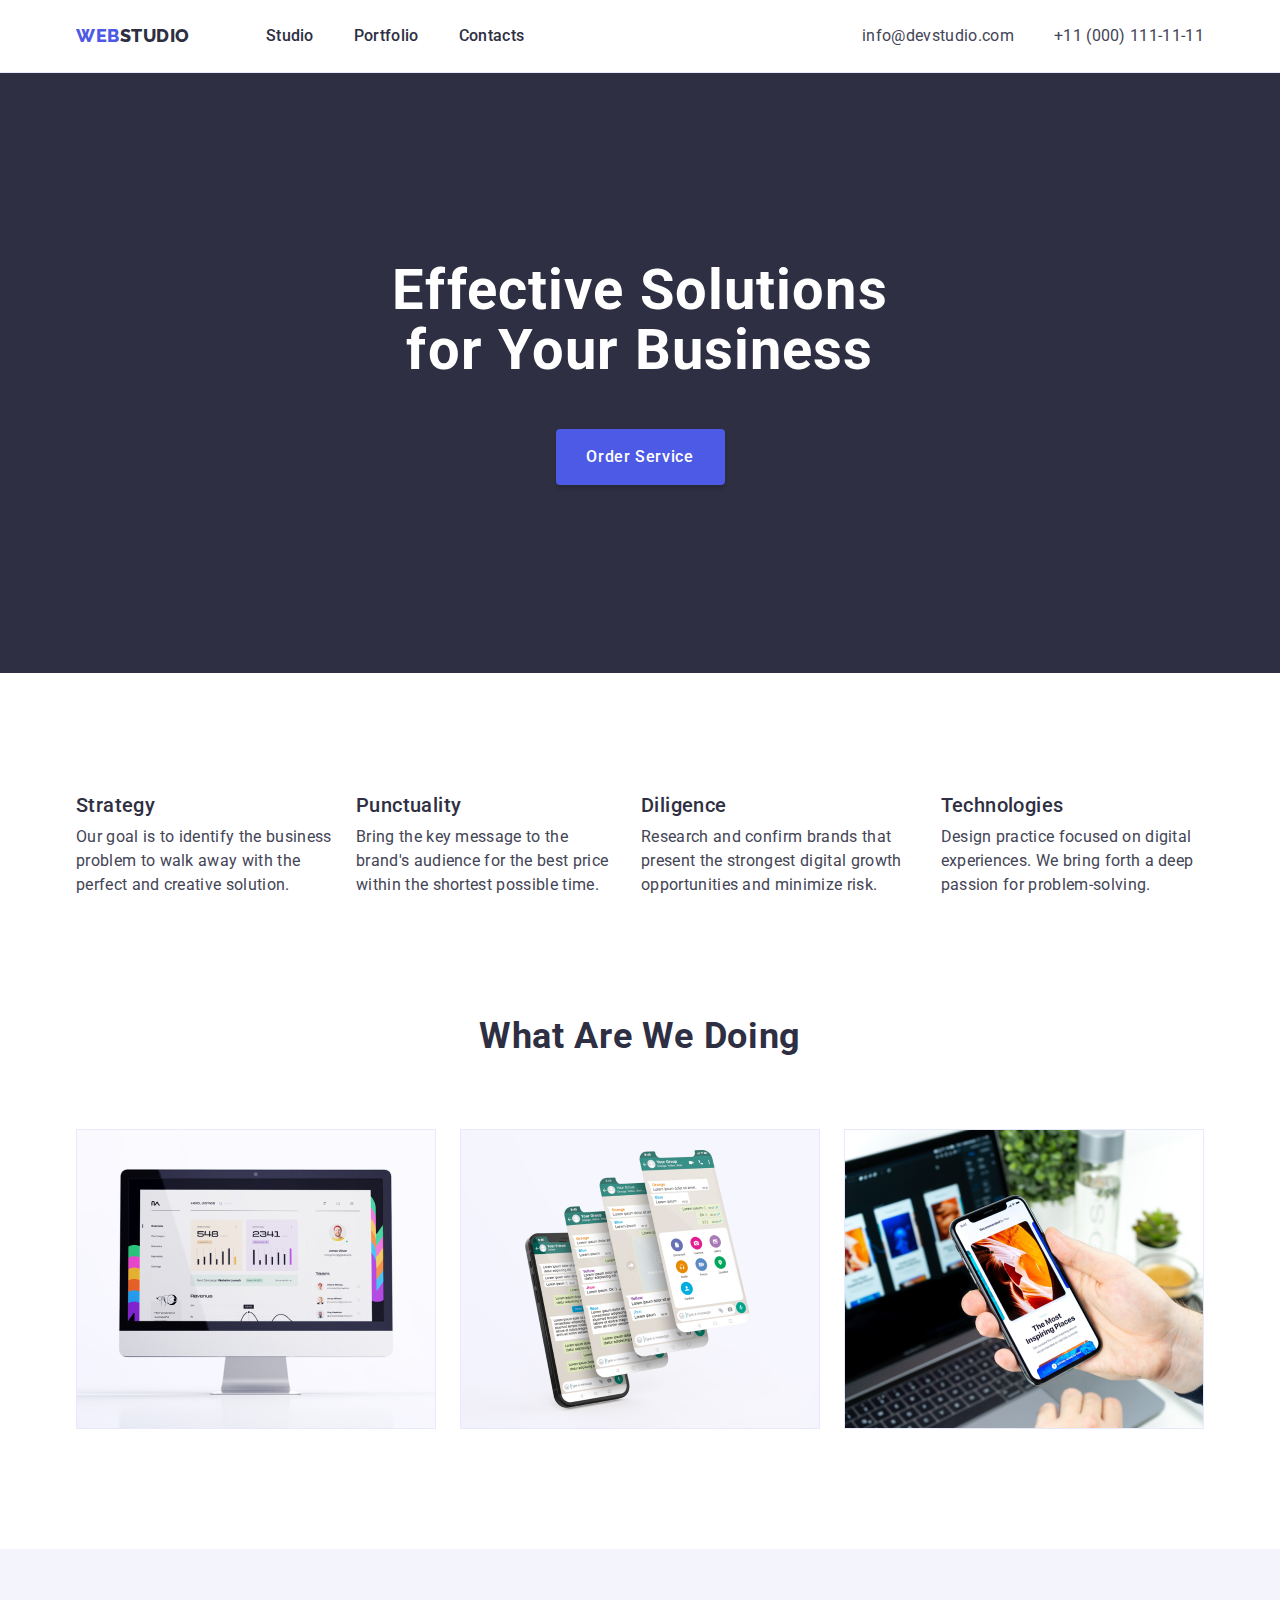
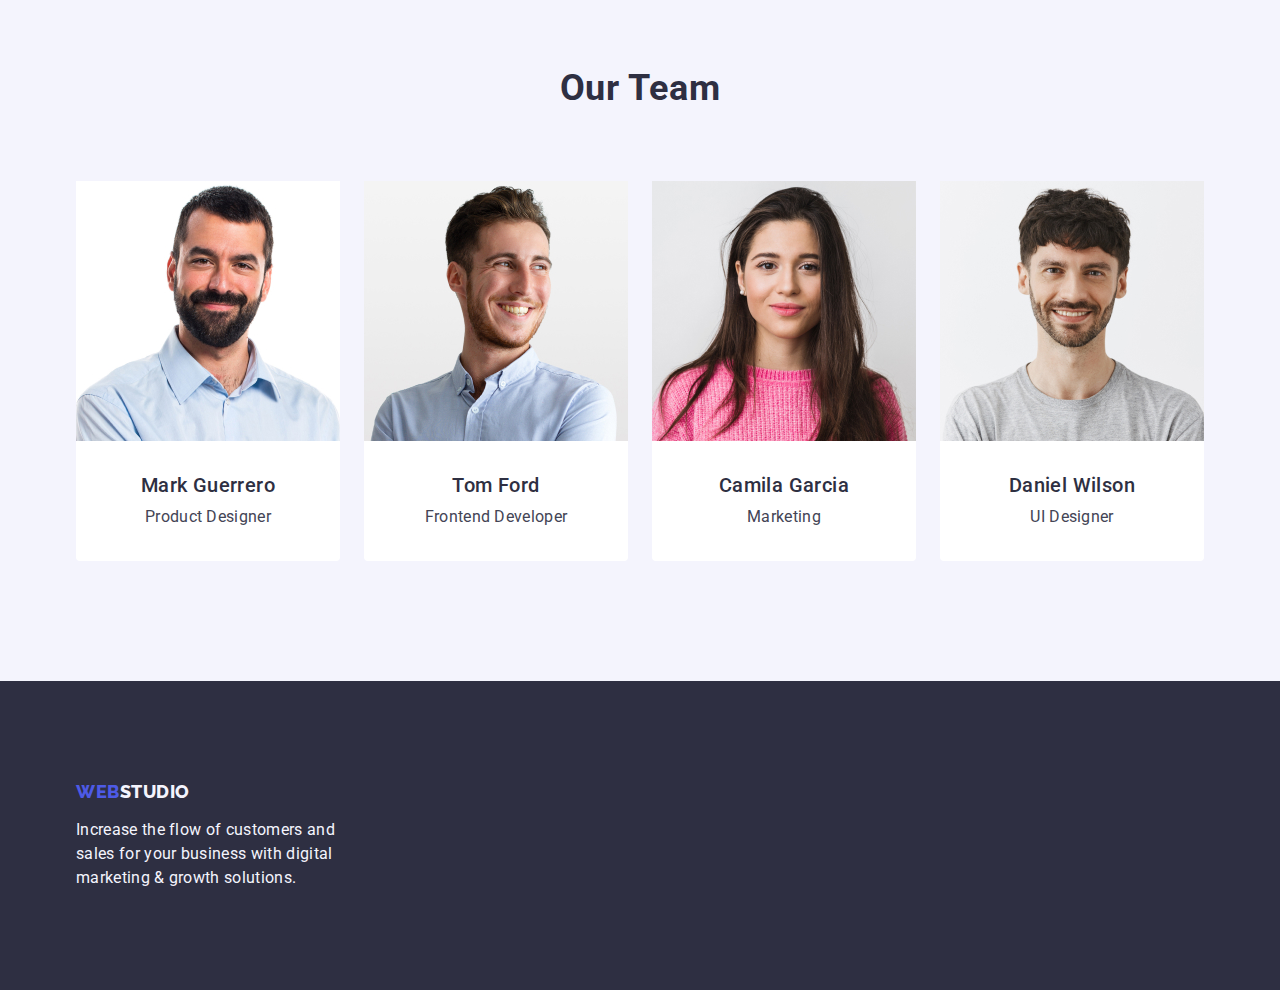
<file: index.html>
<!DOCTYPE html>
<html lang="en">
<head>
    <meta charset="UTF-8">
    <meta http-equiv="X-UA-Compatible" content="IE=edge">
    <meta name="viewport" content="width=device-width, initial-scale=1.0">

    <link rel="stylesheet" href="https://cdnjs.cloudflare.com/ajax/libs/modern-normalize/1.1.0/modern-normalize.min.css"/>
    <link rel="stylesheet" href="./css/styles.css">

    <title>Webstudio</title>

    <link rel="preconnect" href="https://fonts.googleapis.com">
    <link rel="preconnect" href="https://fonts.gstatic.com" crossorigin>
    <link href="https://fonts.googleapis.com/css2?family=Raleway:wght@800&family=Roboto:wght@400;500;700;900&display=swap" rel="stylesheet">

</head>
<body>
    <!-- Navigation menu -->
    <header class="header">
        <div class="header-container container">
            <nav class="menu">
                <a class="logo link" href="./index.html">Web<span class="logo-text">Studio</span></a>
                <ul class="menu-list list">
                    <li class="menu-item">
                        <a class="menu-link link" href="./index.html">Studio</a>
                    </li>
                    <li class="menu-item">
                        <a class="menu-link link" href="./portfolio.html">Portfolio</a>
                    </li>
                    <li class="menu-item">
                        <a class="menu-link link" href="">Contacts</a>
                    </li>
                </ul>
            </nav>
            <address class="contact">
                <ul class="contact-list list">
                    <li class="contact-item">
                        <a class="contact-link link" href="mailto:info@devstudio.com">info@devstudio.com</a>
                    </li>
                    <li class="contact-item">
                        <a class="contact-link link" href="tel:+110001111111">+11 (000) 111-11-11</a>
                    </li>
                </ul>
            </address>
        </div>
    </header>
    <main>
        <!-- Hero -->
        <section class="hero">
            <div class="hero-container container">
                <h1 class="hero-title">Effective Solutions for Your Business</h1>
                <button class="hero-btn btn" type="button">Order Service</button>
            </div>
        </section>

        <!-- Company advantages -->
        <section class="advantages">
            <div class="advantages-container container">
                <h2 class="section-title" hidden>Company advantages</h2>
                <ul class="advantages-list list">
                    <li class="advantages-item">
                        <h3 class="list-title">Strategy</h3>
                        <p class="list-description">Our goal is to identify the business problem to walk away with the perfect and creative solution.</p>
                    </li>
                    <li class="advantages-item">
                        <h3 class="list-title">Punctuality</h3>
                        <p class="list-description">Bring the key message to the brand's audience for the best price within the shortest possible time.</p>
                    </li>
                    <li class="advantages-item">
                        <h3 class="list-title">Diligence</h3>
                        <p class="list-description">Research and confirm brands that present the strongest digital growth opportunities and minimize risk.</p>
                    </li>
                    <li class="advantages-item">
                        <h3 class="list-title">Technologies</h3>
                        <p class="list-description">Design practice focused on digital experiences. We bring forth a deep passion for problem-solving.</p>
                    </li>
                </ul>
            </div>
        </section>

        <!-- What are we doing-->
        <section class="about">
            <div class="about-container container">
                <h2 class="about-title section-title">What are we doing</h2>
                <ul class="about-list list">
                    <li class="about-item">
                        <img src="./images/website.jpg" alt="website on computer screen" width="360" height="300">
                    </li>
                    <li class="about-item">
                        <img src="./images/messenger.jpg" alt="messenger on phone screen" width="360" height="300">
                    </li>
                    <li class="about-item">
                        <img src="./images/phone.jpg" alt="application mobile" width="360" height="300">
                    </li>
                </ul>
            </div>
        </section>

        <!-- Our team -->
        <section class="team">
            <div class="team-container container">
                <h2 class="team-title section-title">Our Team</h2>
                <ul class="team-list list">
                    <li class="team-item">
                        <img src="./images/mark.jpg" alt="photo of product designer" width="264" height="260">
                        <div class="employee">
                            <h3 class="employee-name list-title">Mark Guerrero</h3>
                            <p class="profession list-description">Product Designer</p>
                        </div>
                    </li>
                    <li class="team-item">
                        <img src="./images/tom.jpg" alt="photo of frontend developer" width="264" height="260">
                        <div class="employee">
                            <h3 class="employee-name list-title">Tom Ford</h3>
                            <p class="profession list-description">Frontend Developer</p> 
                        </div>           
                    </li>
                    <li class="team-item">
                        <img src="./images/camila.jpg" alt="photo of marketing specialist" width="264" height="260">
                        <div class="employee">
                            <h3 class="employee-name list-title">Camila Garcia</h3>
                            <p class="profession list-description">Marketing</p> 
                        </div>
                    </li>
                    <li class="team-item">
                        <img src="./images/daniel.jpg" alt="photo of UI designer" width="264" height="260">
                        <div class="employee">
                            <h3 class="employee-name list-title">Daniel Wilson</h3>
                            <p class="profession list-description">UI Designer</p>
                        </div>
                    </li>
                </ul>
            </div>
        </section>

    </main>
    <footer class="footer">
        <div class="footer-container container">
            <a class="logo-footer logo link" href="./index.html">Web<span class="logo-text-footer">Studio</span></a>
            <p class="footer-description">Increase the flow of customers and sales for your business with digital marketing & growth solutions.</p>
        </div>
    </footer>
</body>
</html>
</file>
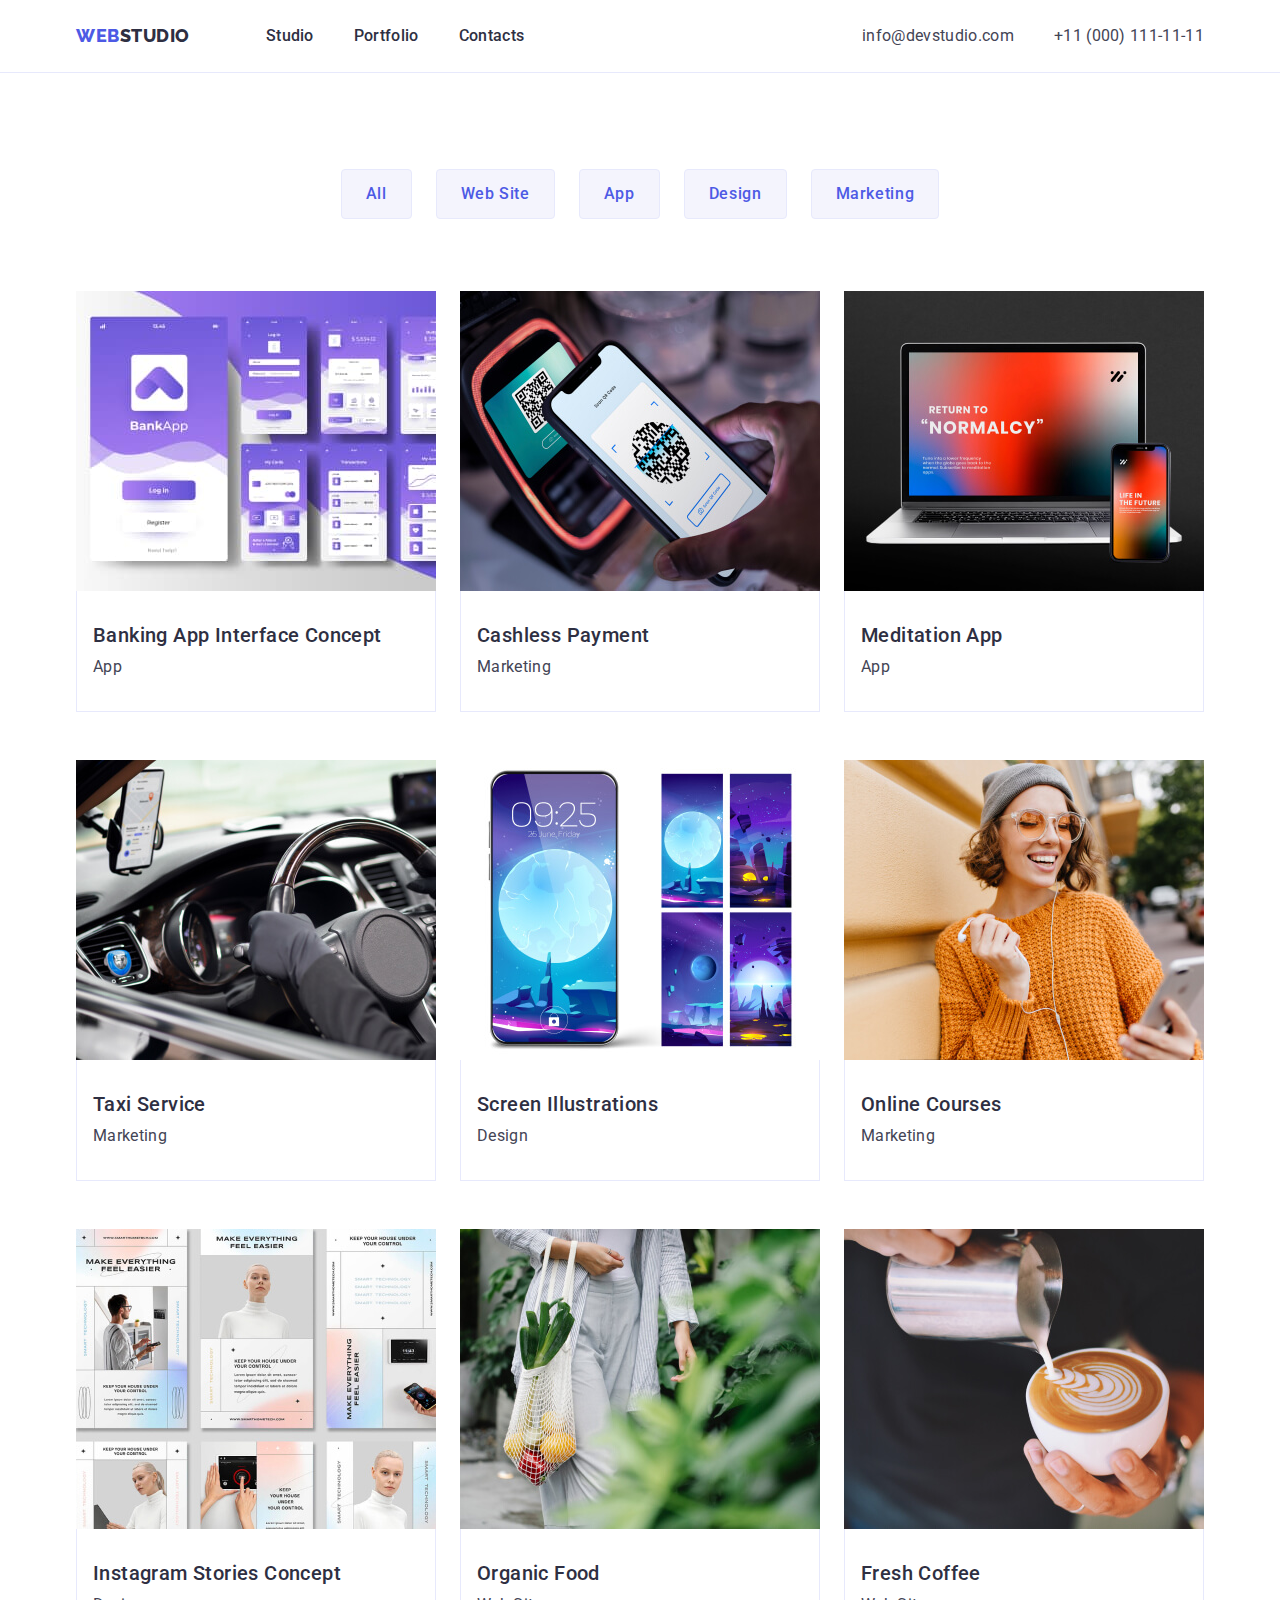
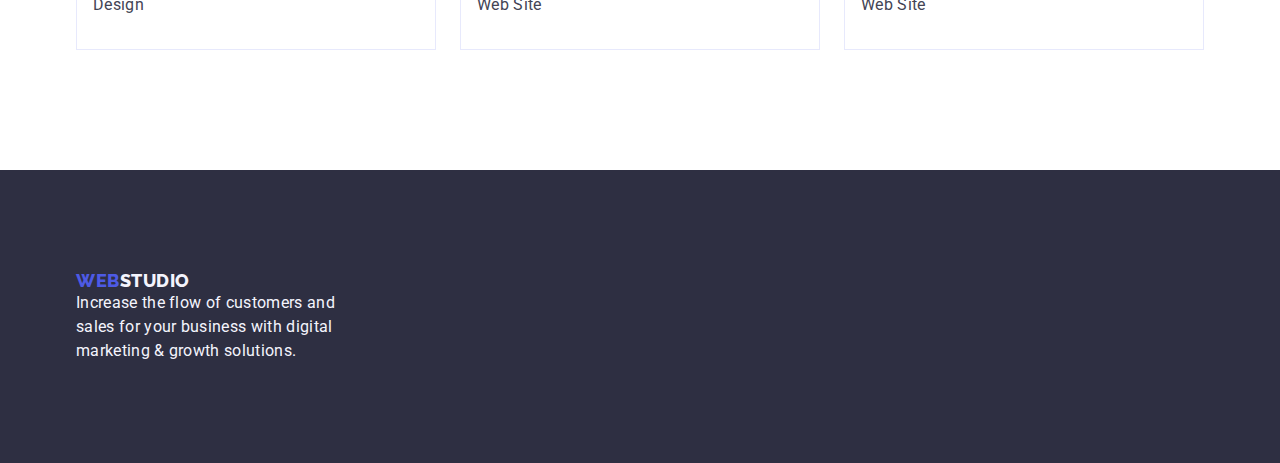
<file: portfolio.html>
<!DOCTYPE html>
<html lang="en">
<head>
    <meta charset="UTF-8">
    <meta http-equiv="X-UA-Compatible" content="IE=edge">
    <meta name="viewport" content="width=device-width, initial-scale=1.0">

    <link rel="stylesheet" href="https://cdnjs.cloudflare.com/ajax/libs/modern-normalize/1.1.0/modern-normalize.min.css"/>
    <link rel="stylesheet" href="./css/styles.css">

    <title>Portfolio</title>

    <link rel="preconnect" href="https://fonts.googleapis.com">
    <link rel="preconnect" href="https://fonts.gstatic.com" crossorigin>
    <link href="https://fonts.googleapis.com/css2?family=Raleway:wght@800&family=Roboto:wght@400;500;700;900&display=swap" rel="stylesheet">

</head>
<body>
     <!-- Navigation menu -->
    <header class="header">
        <div class="header-container container">
            <nav class="menu">
                <a class="logo link" href="./index.html">Web<span class="logo-text">Studio</span></a>
                <ul class="menu-list list">
                    <li class="menu-item">
                        <a class="menu-link link" href="./index.html">Studio</a>
                    </li>
                    <li class="menu-item">
                        <a class="menu-link link" href="./portfolio.html">Portfolio</a>
                    </li>
                    <li class="menu-item">
                        <a class="menu-link link" href="">Contacts</a>
                    </li>
                </ul>
            </nav>
            <address class="contact">
                <ul class="contact-list list">
                    <li class="contact-item">
                        <a class="contact-link link" href="mailto:info@devstudio.com">info@devstudio.com</a>
                    </li>
                    <li class="contact-item">
                        <a class="contact-link link" href="tel:+110001111111">+11 (000) 111-11-11</a>
                    </li>
                </ul>
            </address>
        </div>
    </header>
    <main>
        <!-- Portfolio -->
        <section class="portfolio">
            <div class="portfolio-container container">

                <!-- Filters -->

                <h1 hidden>Filters</h1>
                <ul class="filter-list list">
                    <li class="filter-item">
                        <button class="filter-btn btn" type="button">All</button>
                    </li>
                    <li class="filter-item">
                        <button class="filter-btn btn" type="button">Web Site</button>
                    </li>
                    <li class="filter-item">
                        <button class="filter-btn btn" type="button">App</button>
                    </li>
                    <li class="filter-item">
                        <button class="filter-btn btn" type="button">Design</button>
                    </li>
                    <li class="filter-item">
                        <button class="filter-btn btn" type="button">Marketing</button>
                    </li>
                </ul>
            
                <!-- Project cards -->

                <ul class="card-list list">
                    <li class="card-item">
                        <a class="card-link link" href="">
                            <img src="./images/bankapp.jpg" alt="Banking application interface" width="360" height="300">
                            <div class="card-description">
                                <h2 class="card-title list-title">Banking App Interface Concept</h2>
                                <p class="list-description">App</p>
                            </div>
                        </a>
                    </li>
                    <li class="card-item">
                         <a class="card-link link" href="">
                            <img src="./images/cashlesse.jpg" alt="QR code" width="360" height="300">
                            <div class="card-description">
                                <h2 class="card-title list-title">Cashless Payment</h2>
                                <p class="list-description">Marketing</p>
                            </div>
                        </a>
                    </li>
                    <li class="card-item">
                        <a class="card-link link" href="">
                            <img src="./images/meditation.jpg" alt="screen with phrase return to normalcy" width="360" height="300">
                            <div class="card-description">
                                <h2 class="card-title list-title">Meditation App</h2>
                                <p class="list-description">App</p>
                            </div>
                        </a>
                    </li>
                    <li class="card-item">
                        <a class="card-link link" href="">
                            <img src="./images/taxi.jpg" alt="dashboard and steering wheel" width="360" height="300">
                            <div class="card-description">
                                <h2 class="card-title list-title">Taxi Service</h2>
                                <p class="list-description">Marketing</p>
                            </div>
                        </a>
                    </li>
                    <li class="card-item">
                        <a class="card-link link" href="">
                            <img src="./images/screen.jpg" alt="fantasy landscape with moon" width="360" height="300">
                            <div class="card-description">
                                <h2 class="card-title list-title">Screen Illustrations</h2>
                                <p class="list-description">Design</p>
                            </div>
                        </a>
                    </li>
                    <li class="card-item">
                        <a class="card-link link" href="">
                            <img src="./images/courses.jpg" alt="girl with phone" width="360" height="300">
                            <div class="card-description">
                                <h2 class="card-title list-title">Online Courses</h2>
                                <p class="list-description">Marketing</p>
                            </div>
                        </a>
                    </li>
                    <li class="card-item">
                        <a class="card-link link" href="">
                            <img src="./images/insta.jpg" alt="people who use smart home devices" width="360" height="300">
                            <div class="card-description">
                                <h2 class="card-title list-title">Instagram Stories Concept</h2>
                                <p class="list-description">Design</p>
                            </div>
                        </a>
                    </li>
                    <li class="card-item">
                        <a class="card-link link" href="">
                            <img src="./images/organicfood.jpg" alt="woman carrying a bag of vegetables" width="360" height="300">
                            <div class="card-description">
                                <h2 class="card-title list-title">Organic Food</h2>
                                <p class="list-description">Web Site</p>
                            </div>
                        </a>
                    </li>
                    <li class="card-item">
                        <a class="card-link link" href="">
                            <img src="./images/frcoffee.jpg" alt="coffee" width="360" height="300">
                            <div class="card-description">
                                <h2 class="card-title list-title">Fresh Coffee</h2>
                                <p class="list-description">Web Site</p>
                            </div>
                        </a>
                    </li>
                </ul>
            </div>
        </section>
    </main>
    <footer class="footer">
        <div class="footer-container container">
            <a class="logo link" href="./index.html">Web<span class="logo-text-footer">Studio</span></a>
            <p class="footer-description">Increase the flow of customers and sales for your business with digital marketing & growth solutions.</p>
        </div>
    </footer>
</body>
</html>
</file>
<file: css/styles.css>
:root {
    --primary-brand-color: #4D5AE5;
    --pressed-state-color: #404BBF;
    --dark-color: #2E2F42;
    --success-messages-color: #31D0AA;
    --body-text-color: #434455;
    --subtle-text-color: #8E8F99;
    --accent-color: #E7E9FC;
    --light-mode-color: #F4F4FD;
    --modal-overlay-color: rgba(46, 47, 66, 0.4);
    --hero-background-color: rgba(46, 47, 66, 0.7);
    --white-background-text-color: #FFFFFF;
    --modal-background-color: #FCFCFC;
}

body {
    font-family: 'Roboto', sans-serif;
    color: var(--body-text-color);
    background-color: var(--white-background-text-color);
}

h1, h2, h3, h4, h5, h6, p {
    margin: 0;
}
ul {
    margin: 0;
    padding-left: 0;
}
img {
    display: block;
    min-width: 100%;
    height: auto;
}
/* ==========Components========== */
.link {
    text-decoration: none;
}
.list {
    list-style: none;
}
.btn{
    font-weight: 500;
    font-size: 16px;
    line-height: 1.5;
    letter-spacing: 0.04em;
}
.bnt:hover,
.btn:focus {
    background-color: var(--pressed-state-color);
    cursor: pointer;
}
.list-title{
    font-weight: 500;
    font-size: 20px;
    line-height: 1.2;
    letter-spacing: 0.02em;
    color: var(--dark-color);
}
.list-description{
    font-weight: 400;
    font-size: 16px;
    line-height: 1.5;
    letter-spacing: 0.02em;
    color: var(--body-text-color);
}
.section-title{
    font-weight: 700;
    font-size: 36px;
    line-height: 1.11;
    text-align: center;
    letter-spacing: 0.02em;
    text-transform: capitalize;
    color: var(--dark-color);
}
.container {
    width: 1158px;
    margin: 0 auto;
    padding: 0 15px;
}

/* =========== Navigation menu ========== */

.header {
    border-bottom: 1px solid var(--accent-color);
}
.header-container {
    display: flex;
    align-self: center;
}
.menu {
    display: flex;
    align-items: center;
    margin-right: auto;
}
.logo {
    margin-right: 76px;
    display: inline-block;

    font-family: 'Raleway', sans-serif;
    font-weight: 800;
    font-size: 18px;
    line-height: 1.17;
    letter-spacing: 0.03em;
    text-transform: uppercase;
    color: var(--primary-brand-color);
}
.logo-text {
    color: var(--dark-color);
}
.menu-list {
    display: flex;
}
.menu-list .menu-item:not(:last-child) {
    margin-right: 40px;
}
.menu-link {
    display: block;
    padding: 24px 0;

    font-weight: 500;
    font-size: 16px;
    line-height: 1.5;
    letter-spacing: 0.02em;
    color: var(--dark-color);
}
.menu-link:hover,
.menu-link:focus {
    color: var(--pressed-state-color);
}
.contact {
    font-style: normal;
}
.contact-list {
    display: flex;
}
.contact-list .contact-item:not(:last-child) {
    margin-right: 40px;
}
.contact-link {
    display: block;
    padding: 24px 0;

    font-style: normal;
    font-weight: 400;
    font-size: 16px;
    line-height: 1.5;
    letter-spacing: 0.02em;
    color: var(--body-text-color);
}
.contact-link:hover,
.contact-link:focus {
    color: var(--pressed-state-color);
}

/* ========== Hero =========*/

.hero{
    background: var(--dark-color);
    padding: 188px 0;
}
.hero-title{
    width: 496px;
    margin: 0 auto;
    max-width: 496px;

    font-weight: 700;
    font-size: 56px;
    line-height: 1.07;
    letter-spacing: 0.02em;
    text-align: center;
    color: var(--white-background-text-color)
}
.hero-btn {
    display: block;
    margin: 48px auto 0 auto;

    font-family: 'Roboto', sans-serif ;
    min-width: 169px;
    height: 56px;
    left: 636px;
    top: 428px;
    background: var(--primary-brand-color);
    box-shadow: 0px 4px 4px rgba(0, 0, 0, 0.15);
    border: none;
    border-radius: 4px;
    cursor: pointer;
    color: var(--white-background-text-color);
}
.hero-btn:hover{
    background-color: var(--pressed-state-color);
}

/* =========== Company advantages ========== */

.advantages {
    padding: 120px 0;
}
.advantages-list {
    display: flex;
}
.advantages-list .advantages-item:not(:last-child) {
    margin-right: 24px;
}
.advantages-item {
    width: calc((100%-3*24px)/4);
}
.list-title {
    margin-bottom: 8px;
}

/* =========== What are we doing ========== */

.about {
    padding-bottom: 120px;
}
.about-title {
    margin-bottom: 72px;
}
.about-list {
    display: flex;
}
.about-list .about-item:not(:last-child) {
    margin-right: 24px;
}
.about-item {
    width: calc((100%-2*24)/3);
}

/* ============ Our team =========== */

.team {
    padding: 120px 0;

    background-color: var(--light-mode-color);  
}
.team-title {
    margin-bottom: 72px;
}
.team-list {
    display: flex;
}
.team-list .team-item:not(:last-child) {
    margin-right: 24px;
}
.team-item {
    width: calc((100%-3*24px)/4);

    background-color: var(--white-background-text-color);
    border-radius: 0 0 4px 4px;
}
.employee {
    padding: 32px 16px;
}
.employee-name {
    text-align: center;
    margin-bottom: 8px;
}
.profession {
    text-align: center;
}

/* ========== Portfolio page ==========*/

.portfolio {
    padding: 96px 0 120px;
}

/* ========== Filters ========= */


.filter-list {
    display: flex;
    justify-content: center;
    margin-bottom: 72px;
    gap: 24px;
}
.filter-btn {
    padding: 12px 24px;

    font-family: 'Roboto', sans-serif;
    background: var(--light-mode-color);
    border: 1px solid var(--accent-color);
    border-radius: 4px;
    color: var(--primary-brand-color);
}

.filter-btn:hover,
.filter-btn:focus {
    color: var(--white-background-text-color);
    border: 1px solid transparent;
}

/* ========== Project cards ========== */

.card-list {
    display: flex;
    flex-wrap: wrap;
    column-gap: 24px;
    row-gap: 48px;
}
.card-item {
    width: calc((100% - 48px)/3);
}
    
.card-link {
    display: block; 
}

.card-description {
    padding: 32px 16px;
    border: 1px solid var(--accent-color);
    border-top: none;
}
.card-title {
    margin-bottom: 8px;
}

/* ========== Footer ========== */

.footer{
    background-color: var(--dark-color);
    padding: 100px 0;
}
.logo-footer {
    margin-bottom: 16px;
}
.logo-text-footer{
    color: var(--light-mode-color);
}
.footer-description {
    width: 264px;

    font-size: 16px;
    line-height: 1.5;
    letter-spacing: 0.02em;
    color: var(--light-mode-color);
}
</file>
